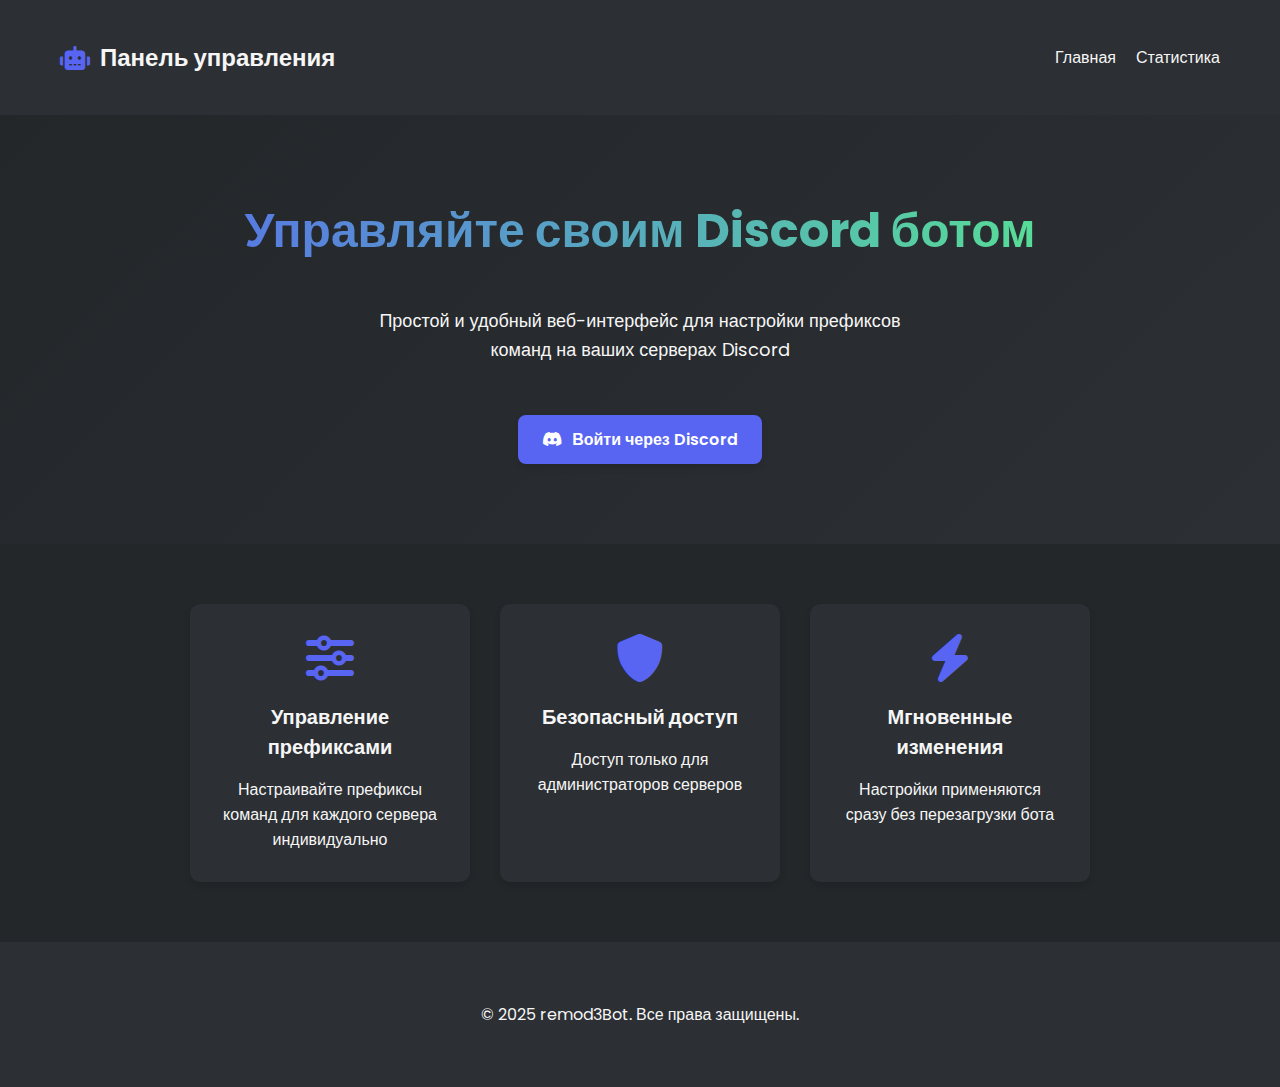
<file: templates/index.html>
<!DOCTYPE html>
<html lang="ru">
<head>
    <meta charset="UTF-8">
    <meta name="viewport" content="width=device-width, initial-scale=1.0">
    <title>Discord Bot Dashboard</title>
    <link href="https://fonts.googleapis.com/css2?family=Poppins:wght@300;400;500;600;700&display=swap" rel="stylesheet">
    <style>
        :root {
            --primary: #5865F2;
            --primary-dark: #4752C4;
            --secondary: #2C2F33;
            --dark: #23272A;
            --light: #F6F6F6;
            --success: #57F287;
            --danger: #ED4245;
            --warning: #FEE75C;
            --text: #333333;
        }

        * {
            margin: 0;
            padding: 0;
            box-sizing: border-box;
        }

        body {
            font-family: 'Poppins', sans-serif;
            background-color: var(--dark);
            color: var(--light);
            min-height: 100vh;
            display: flex;
            flex-direction: column;
        }

        .container {
            width: 100%;
            max-width: 1200px;
            margin: 0 auto;
            padding: 20px;
        }

        .container p {
            width: 100%;
            max-width: 1200px;
            margin: 0 auto;
            padding: 20px;
            display: flex;
            align-items: center;
            justify-content: center;
            flex-direction: column;
            gap: 20px;
        }

        header {
            background-color: var(--secondary);
            padding: 20px 0;
            box-shadow: 0 4px 6px rgba(0, 0, 0, 0.1);
        }

        .header-content {
            display: flex;
            justify-content: space-between;
            align-items: center;
        }

        .logo {
            font-size: 24px;
            font-weight: 700;
            color: var(--light);
            display: flex;
            align-items: center;
        }

        .logo i {
            margin-right: 10px;
            color: var(--primary);
        }

        .nav-links {
            display: flex;
            gap: 20px;
        }

        .nav-links a {
            color: var(--light);
            text-decoration: none;
            font-weight: 500;
            transition: color 0.3s;
        }

        .nav-links a:hover {
            color: var(--primary);
        }

        .hero {
            flex: 1;
            display: flex;
            flex-direction: column;
            justify-content: center;
            align-items: center;
            text-align: center;
            padding: 60px 20px;
            background: linear-gradient(135deg, var(--dark), var(--secondary));
        }

        .hero h1 {
            font-size: 48px;
            margin-bottom: 20px;
            background: linear-gradient(90deg, var(--primary), var(--success));
            -webkit-background-clip: text;
            -webkit-text-fill-color: transparent;
        }

        .hero p {
            font-size: 18px;
            max-width: 600px;
            margin-bottom: 30px;
            line-height: 1.6;
        }

        .login-btn {
            display: inline-flex;
            align-items: center;
            padding: 12px 24px;
            background-color: var(--primary);
            color: white;
            text-decoration: none;
            border-radius: 8px;
            font-weight: 600;
            font-size: 16px;
            transition: background-color 0.3s, transform 0.3s;
            box-shadow: 0 4px 6px rgba(0, 0, 0, 0.1);
        }

        .login-btn i {
            margin-right: 10px;
        }

        .login-btn:hover {
            background-color: var(--primary-dark);
            transform: translateY(-2px);
        }

        .features {
            display: flex;
            justify-content: center;
            gap: 30px;
            margin: 60px 0;
            flex-wrap: wrap;
        }

        .feature-card {
            background-color: var(--secondary);
            border-radius: 10px;
            padding: 30px;
            width: 280px;
            text-align: center;
            transition: transform 0.3s;
            box-shadow: 0 4px 6px rgba(0, 0, 0, 0.1);
        }

        .feature-card:hover {
            transform: translateY(-10px);
        }

        .feature-card i {
            font-size: 48px;
            margin-bottom: 20px;
            color: var(--primary);
        }

        .feature-card h3 {
            font-size: 20px;
            margin-bottom: 15px;
        }

        footer {
            background-color: var(--secondary);
            padding: 20px 0;
            text-align: center;
            margin-top: auto;
        }

        @media (max-width: 768px) {
            .header-content {
                flex-direction: column;
                gap: 15px;
            }

            .hero h1 {
                font-size: 36px;
            }
        }
    </style>
    <link href="https://cdnjs.cloudflare.com/ajax/libs/font-awesome/6.0.0/css/all.min.css" rel="stylesheet">
</head>
<body>
    <header>
        <div class="container">
            <div class="header-content">
                <div class="logo">
                    <i class="fas fa-robot"></i>
                    <span>Панель управления</span>
                </div>
                <nav class="nav-links">
                    <a href="/">Главная</a>
                    <a href="/stats">Статистика</a>
                </nav>
            </div>
        </div>
    </header>

    <main>
        <section class="hero">
            <div class="container">
                <h1>Управляйте своим Discord ботом</h1>
                <p>Простой и удобный веб-интерфейс для настройки префиксов команд на ваших серверах Discord</p>
                <a href="/login" class="login-btn">
                    <i class="fab fa-discord"></i>
                    Войти через Discord
                </a>
            </div>
        </section>

        <section class="features">
            <div class="feature-card">
                <i class="fas fa-sliders-h"></i>
                <h3>Управление префиксами</h3>
                <p>Настраивайте префиксы команд для каждого сервера индивидуально</p>
            </div>

            <div class="feature-card">
                <i class="fas fa-shield-alt"></i>
                <h3>Безопасный доступ</h3>
                <p>Доступ только для администраторов серверов</p>
            </div>

            <div class="feature-card">
                <i class="fas fa-bolt"></i>
                <h3>Мгновенные изменения</h3>
                <p>Настройки применяются сразу без перезагрузки бота</p>
            </div>
        </section>
    </main>

    <footer>
        <div class="container">
            <p>&copy; 2025 remod3Bot. Все права защищены.</p>
        </div>
    </footer>
</body>
</html>
</file>
